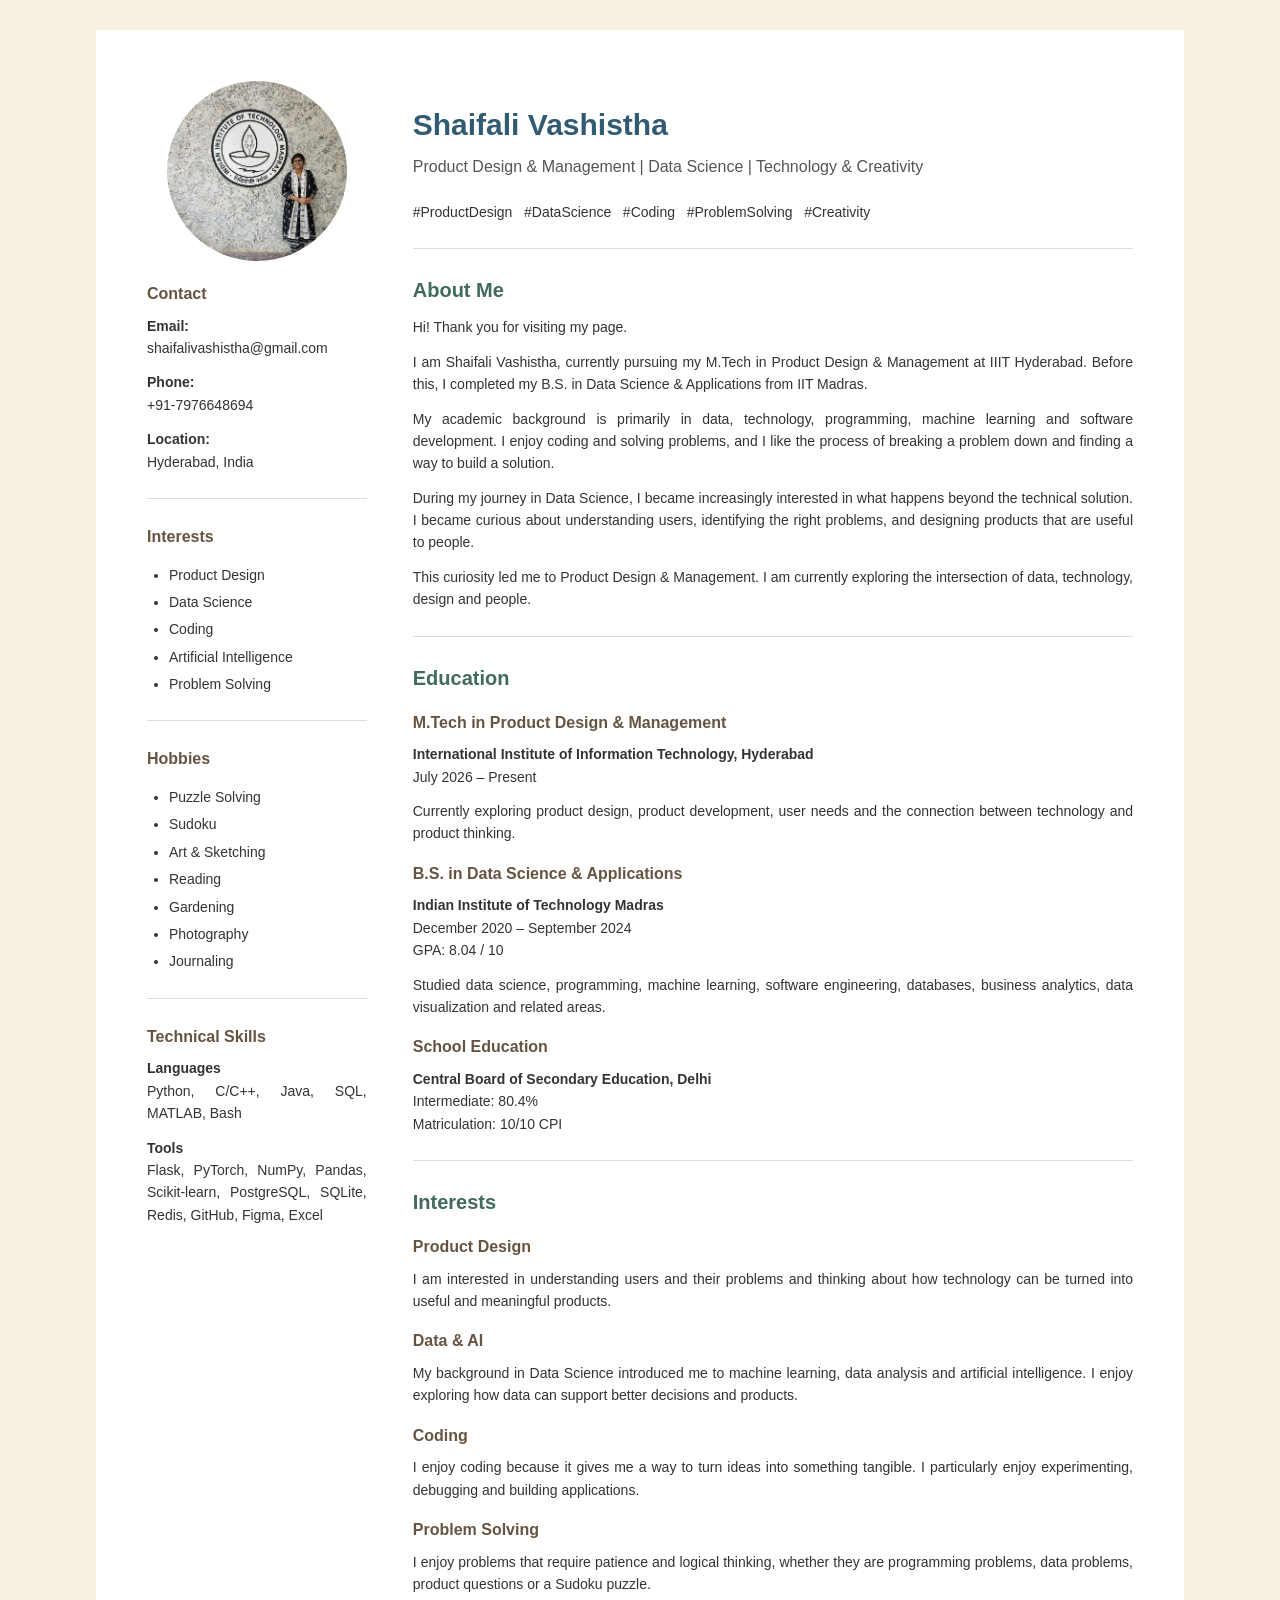
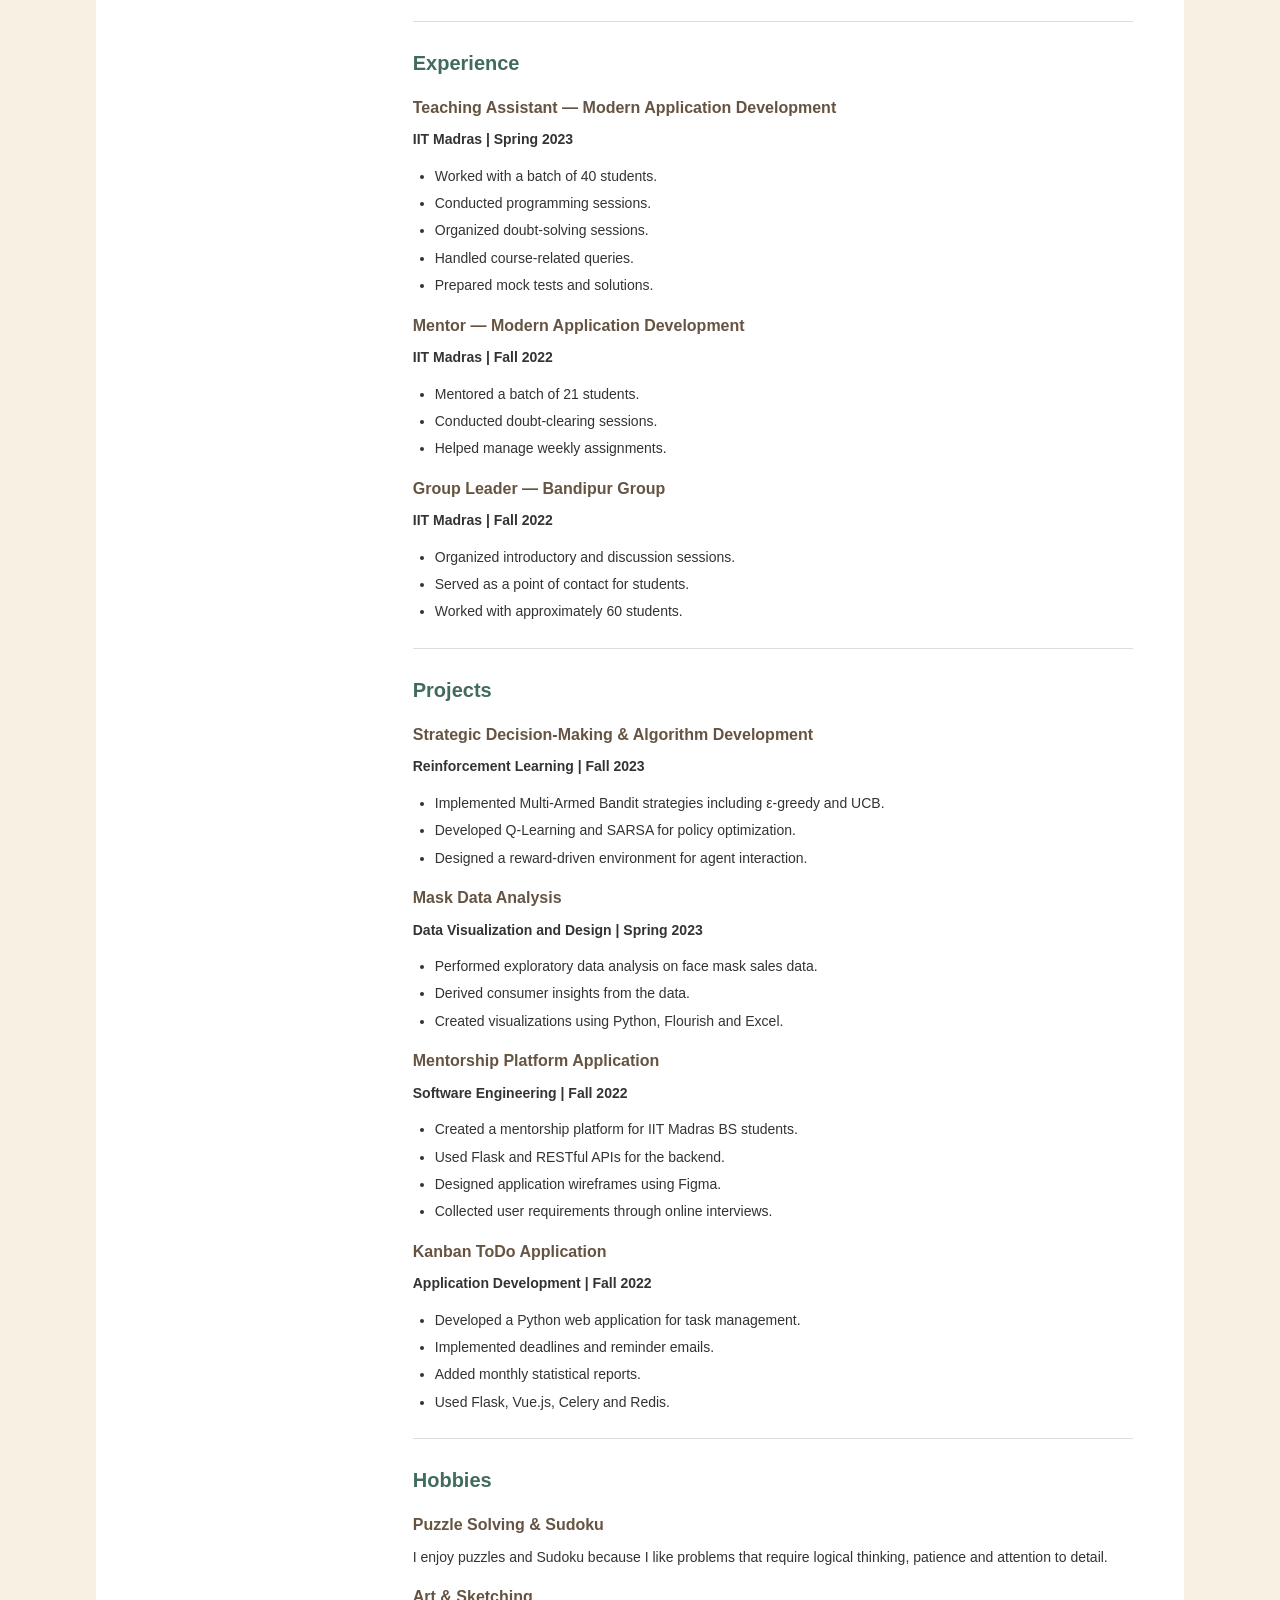
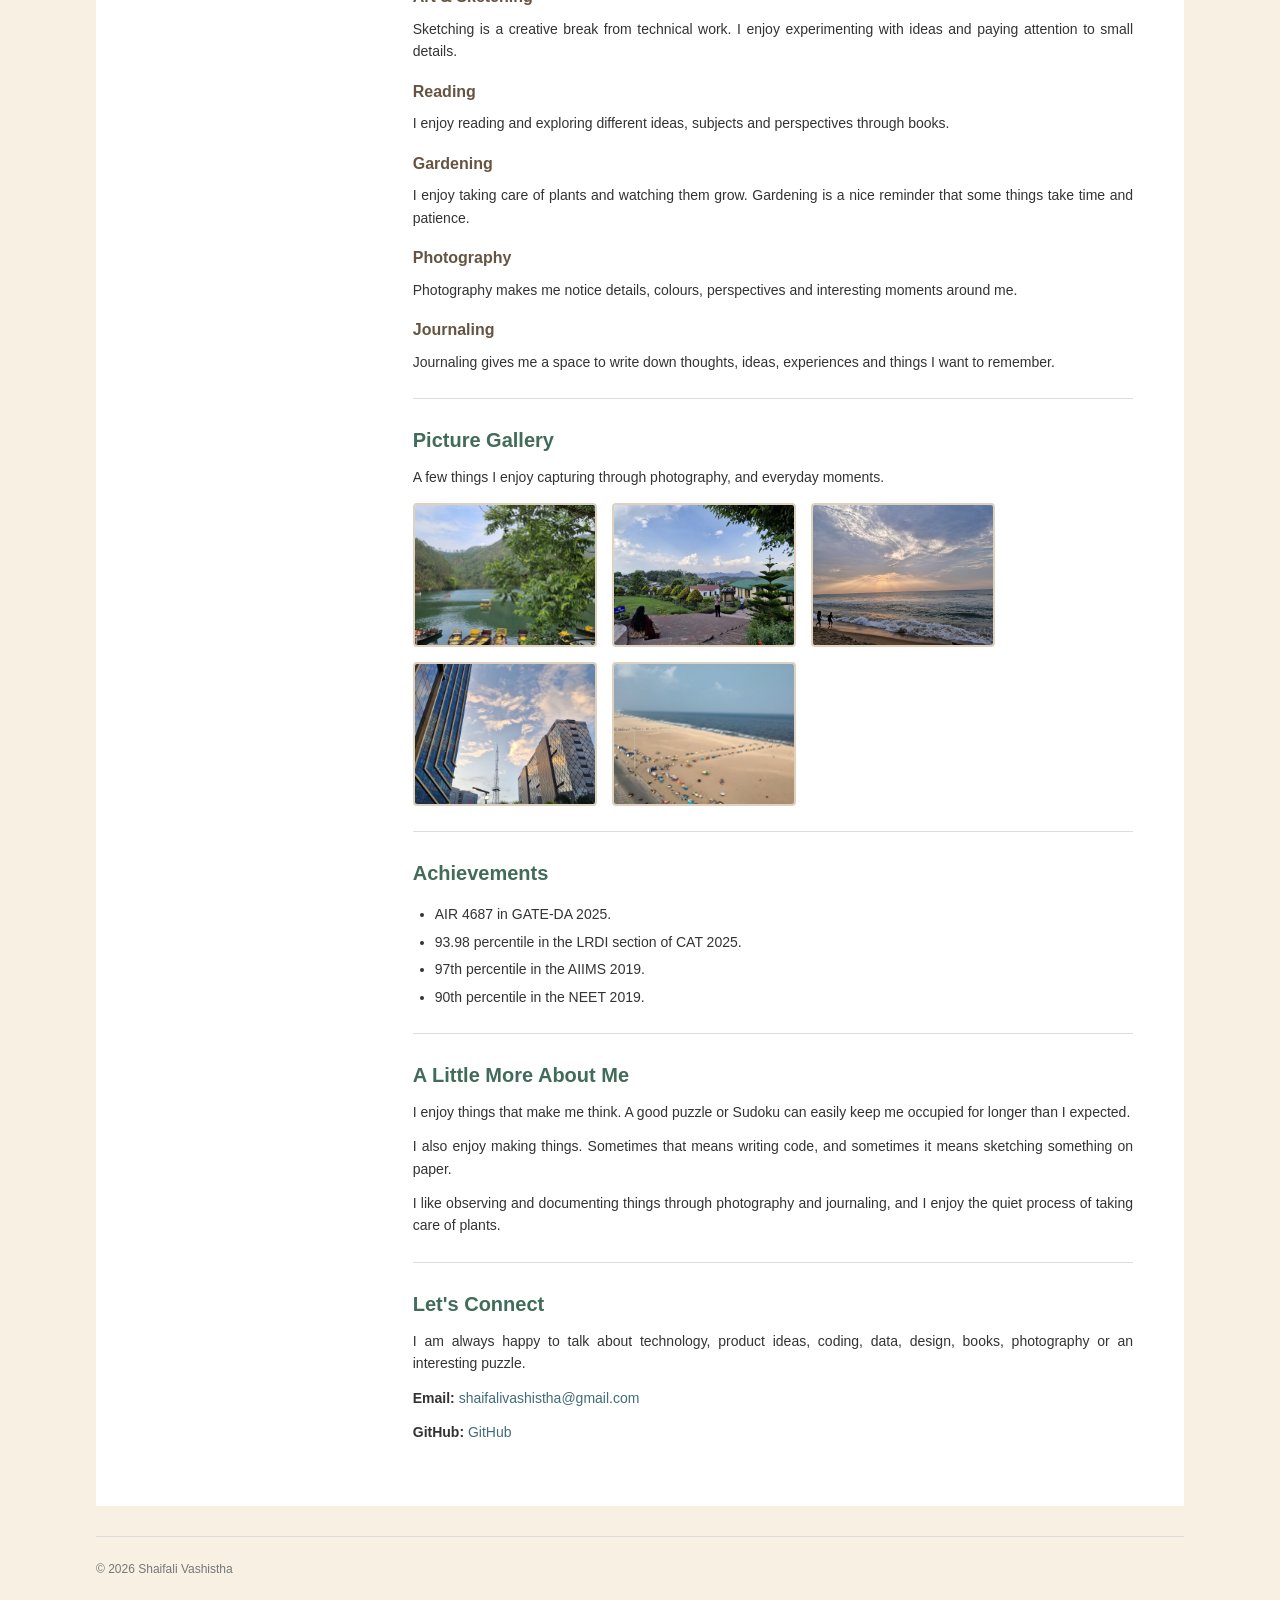
<file: index.html>
<!DOCTYPE html>
<html lang="en">

<head>
    <meta charset="UTF-8">
    <meta name="viewport" content="width=device-width, initial-scale=1.0">

    <title>Shaifali Vashistha</title>

    <link rel="stylesheet" href="style.css">
</head>

<body>

    <table class="main-table">

        <tr>

            <!-- LEFT COLUMN -->
            <td class="left-column">

                <img src="images/profile.jpeg" alt="Shaifali Vashistha" class="profile-photo">

                <h3>Contact</h3>

                <p>
                    <b>Email:</b><br>
                    shaifalivashistha@gmail.com
                </p>

                <p>
                    <b>Phone:</b><br>
                    +91-7976648694
                </p>

                <p>
                    <b>Location:</b><br>
                    Hyderabad, India
                </p>

                <hr>

                <h3>Interests</h3>

                <ul>
                    <li>Product Design</li>
                    <li>Data Science</li>
                    <li>Coding</li>
                    <li>Artificial Intelligence</li>
                    <li>Problem Solving</li>
                </ul>

                <hr>

                <h3>Hobbies</h3>

                <ul>
                    <li>Puzzle Solving</li>
                    <li>Sudoku</li>
                    <li>Art & Sketching</li>
                    <li>Reading</li>
                    <li>Gardening</li>
                    <li>Photography</li>
                    <li>Journaling</li>
                </ul>

                <hr>

                <h3>Technical Skills</h3>

                <p>
                    <b>Languages</b><br>
                    Python, C/C++, Java, SQL, MATLAB, Bash
                </p>

                <p>
                    <b>Tools</b><br>
                    Flask, PyTorch, NumPy, Pandas,
                    Scikit-learn, PostgreSQL, SQLite,
                    Redis, GitHub, Figma, Excel
                </p>

            </td>


            <td class="right-column">

                <h1>Shaifali Vashistha</h1>

                <h4>
                    Product Design & Management | Data Science | Technology & Creativity
                </h4>

                <p>
                    #ProductDesign &nbsp;
                    #DataScience &nbsp;
                    #Coding &nbsp;
                    #ProblemSolving &nbsp;
                    #Creativity
                </p>

                <hr>


                <h2>About Me</h2>

                <p>
                    Hi! Thank you for visiting my page.
                </p>

                <p>
                    I am Shaifali Vashistha, currently pursuing my
                    M.Tech in Product Design & Management at
                    IIIT Hyderabad. Before this, I completed my
                    B.S. in Data Science & Applications from
                    IIT Madras.
                </p>

                <p>
                    My academic background is primarily in data,
                    technology, programming, machine learning and
                    software development. I enjoy coding and solving
                    problems, and I like the process of breaking a
                    problem down and finding a way to build a solution.
                </p>

                <p>
                    During my journey in Data Science, I became
                    increasingly interested in what happens beyond
                    the technical solution. I became curious about
                    understanding users, identifying the right
                    problems, and designing products that are useful
                    to people.
                </p>

                <p>
                    This curiosity led me to Product Design &
                    Management. I am currently exploring the
                    intersection of data, technology, design and
                    people.
                </p>


                <hr>


                <h2>Education</h2>

                <h3>M.Tech in Product Design & Management</h3>

                <p>
                    <b>International Institute of Information Technology,
                        Hyderabad</b><br>
                    July 2026 – Present
                </p>

                <p>
                    Currently exploring product design, product
                    development, user needs and the connection between
                    technology and product thinking.
                </p>


                <h3>B.S. in Data Science & Applications</h3>

                <p>
                    <b>Indian Institute of Technology Madras</b><br>
                    December 2020 – September 2024<br>
                    GPA: 8.04 / 10
                </p>

                <p>
                    Studied data science, programming, machine learning,
                    software engineering, databases, business analytics,
                    data visualization and related areas.
                </p>


                <h3>School Education</h3>

                <p>
                    <b>Central Board of Secondary Education, Delhi</b><br>
                    Intermediate: 80.4%<br>
                    Matriculation: 10/10 CPI
                </p>


                <hr>


                <h2>Interests</h2>

                <h3>Product Design</h3>

                <p>
                    I am interested in understanding users and their
                    problems and thinking about how technology can be
                    turned into useful and meaningful products.
                </p>

                <h3>Data & AI</h3>

                <p>
                    My background in Data Science introduced me to
                    machine learning, data analysis and artificial
                    intelligence. I enjoy exploring how data can
                    support better decisions and products.
                </p>

                <h3>Coding</h3>

                <p>
                    I enjoy coding because it gives me a way to turn
                    ideas into something tangible. I particularly enjoy
                    experimenting, debugging and building applications.
                </p>

                <h3>Problem Solving</h3>

                <p>
                    I enjoy problems that require patience and logical
                    thinking, whether they are programming problems,
                    data problems, product questions or a Sudoku puzzle.
                </p>


                <hr>


                <h2>Experience</h2>

                <h3>Teaching Assistant — Modern Application Development</h3>

                <p>
                    <b>IIT Madras | Spring 2023</b>
                </p>

                <ul>
                    <li>Worked with a batch of 40 students.</li>
                    <li>Conducted programming sessions.</li>
                    <li>Organized doubt-solving sessions.</li>
                    <li>Handled course-related queries.</li>
                    <li>Prepared mock tests and solutions.</li>
                </ul>


                <h3>Mentor — Modern Application Development</h3>

                <p>
                    <b>IIT Madras | Fall 2022</b>
                </p>

                <ul>
                    <li>Mentored a batch of 21 students.</li>
                    <li>Conducted doubt-clearing sessions.</li>
                    <li>Helped manage weekly assignments.</li>
                </ul>


                <h3>Group Leader — Bandipur Group</h3>

                <p>
                    <b>IIT Madras | Fall 2022</b>
                </p>

                <ul>
                    <li>Organized introductory and discussion sessions.</li>
                    <li>Served as a point of contact for students.</li>
                    <li>Worked with approximately 60 students.</li>
                </ul>


                <hr>


                <h2>Projects</h2>

                <h3>Strategic Decision-Making & Algorithm Development</h3>

                <p>
                    <b>Reinforcement Learning | Fall 2023</b>
                </p>

                <ul>
                    <li>Implemented Multi-Armed Bandit strategies including ε-greedy and UCB.</li>
                    <li>Developed Q-Learning and SARSA for policy optimization.</li>
                    <li>Designed a reward-driven environment for agent interaction.</li>
                </ul>


                <h3>Mask Data Analysis</h3>

                <p>
                    <b>Data Visualization and Design | Spring 2023</b>
                </p>

                <ul>
                    <li>Performed exploratory data analysis on face mask sales data.</li>
                    <li>Derived consumer insights from the data.</li>
                    <li>Created visualizations using Python, Flourish and Excel.</li>
                </ul>


                <h3>Mentorship Platform Application</h3>

                <p>
                    <b>Software Engineering | Fall 2022</b>
                </p>

                <ul>
                    <li>Created a mentorship platform for IIT Madras BS students.</li>
                    <li>Used Flask and RESTful APIs for the backend.</li>
                    <li>Designed application wireframes using Figma.</li>
                    <li>Collected user requirements through online interviews.</li>
                </ul>


                <h3>Kanban ToDo Application</h3>

                <p>
                    <b>Application Development | Fall 2022</b>
                </p>

                <ul>
                    <li>Developed a Python web application for task management.</li>
                    <li>Implemented deadlines and reminder emails.</li>
                    <li>Added monthly statistical reports.</li>
                    <li>Used Flask, Vue.js, Celery and Redis.</li>
                </ul>


                <hr>


                <h2>Hobbies</h2>

                <h3>Puzzle Solving & Sudoku</h3>

                <p>
                    I enjoy puzzles and Sudoku because I like problems
                    that require logical thinking, patience and
                    attention to detail.
                </p>

                <h3>Art & Sketching</h3>

                <p>
                    Sketching is a creative break from technical work.
                    I enjoy experimenting with ideas and paying
                    attention to small details.
                </p>

                <h3>Reading</h3>

                <p>
                    I enjoy reading and exploring different ideas,
                    subjects and perspectives through books.
                </p>

                <h3>Gardening</h3>

                <p>
                    I enjoy taking care of plants and watching them
                    grow. Gardening is a nice reminder that some things
                    take time and patience.
                </p>

                <h3>Photography</h3>

                <p>
                    Photography makes me notice details, colours,
                    perspectives and interesting moments around me.
                </p>

                <h3>Journaling</h3>

                <p>
                    Journaling gives me a space to write down thoughts,
                    ideas, experiences and things I want to remember.
                </p>


                <hr>


                <h2>Picture Gallery</h2>

                <p>
                    A few things I enjoy capturing through photography, and everyday moments.
                </p>

                <div class="gallery">

                    <img src="images/photo1.jpeg" alt="Photography">

                    <img src="images/photo2.jpeg" alt="Photography">

                    <img src="images/photo3.jpeg" alt="Photography">

                    <img src="images/photo4.jpeg" alt="Photography">

                    <img src="images/photo5.jpeg" alt="Photography">

                </div>


                <hr>


                <!-- ACHIEVEMENTS -->
                <h2>Achievements</h2>

                <ul>
                    <li>AIR 4687 in GATE-DA 2025.</li>
                    <li>93.98 percentile in the LRDI section of CAT 2025.</li>
                    <li>97th percentile in the AIIMS 2019.</li>
                    <li>90th percentile in the NEET 2019.</li>
                </ul>


                <hr>



                <h2>A Little More About Me</h2>

                <p>
                    I enjoy things that make me think. A good puzzle
                    or Sudoku can easily keep me occupied for longer
                    than I expected.
                </p>

                <p>
                    I also enjoy making things. Sometimes that means
                    writing code, and sometimes it means sketching
                    something on paper.
                </p>

                <p>
                    I like observing and documenting things through
                    photography and journaling, and I enjoy the quiet
                    process of taking care of plants.
                </p>


                <hr>



                <h2>Let's Connect</h2>

                <p>
                    I am always happy to talk about technology,
                    product ideas, coding, data, design, books,
                    photography or an interesting puzzle.
                </p>

                <p>
                    <b>Email:</b>
                    <a href="mailto:shaifalivashistha@gmail.com">
                        shaifalivashistha@gmail.com
                    </a>
                </p>

                <p>
                    <b>GitHub:</b>
                    <a href="https://github.com/shaifalivashistha" target="_blank">
                        GitHub
                    </a>
                </p>

            </td>

        </tr>

    </table>


    <footer>
        <p>© 2026 Shaifali Vashistha</p>
    </footer>

</body>

</html>
</file>
<file: style.css>
body {
  margin: 0;
  padding: 0;

  background-color: #f7f0e3;
  color: #333333;

  font-family: Arial, Helvetica, sans-serif;
  font-size: 14px;
  line-height: 1.6;
}




.main-table {
  width: 85%;
  max-width: 1100px;

  margin: 30px auto;

  padding: 25px;

  background-color: white;

  border-collapse: separate;
  border-spacing: 25px;
}




.left-column {
  width: 25%;

  vertical-align: top;

  padding-right: 20px;
}




.right-column {
  width: 75%;

  vertical-align: top;
}




.profile-photo {
  width: 180px;
  height: 180px;

  object-fit: cover;

  border-radius: 50%;

  display: block;
  margin: 0 auto 20px auto;
}



h1 {
  font-size: 30px;
  margin-bottom: 5px;
  color: #315b72;
}

h2 {
  font-size: 20px;
  color: #416b5a;
  margin-top: 20px;
  margin-bottom: 10px;
}

h3 {
  font-size: 16px;
  color: #665442;
  margin-bottom: 4px;
}





h4 {
  font-size: 16px;
  font-weight: normal;

  margin-top: 0;

  color: #555555;
}














p {
  text-align: justify;

  margin-top: 8px;
  margin-bottom: 12px;
}




ul {
  padding-left: 22px;
}

li {
  margin-bottom: 5px;
}




hr {
  border: 0;

  border-top: 1px solid #dddddd;

  margin: 25px 0;
}




a {
  color: #416b7a;
  text-decoration: none;
}

a:hover {
  color: #a05a3a;
  text-decoration: underline;
}




.gallery {
  display: flex;

  flex-wrap: wrap;

  gap: 15px;

  margin-top: 15px;
}

.gallery img {
  width: 180px;
  height: 140px;

  object-fit: cover;

  border: 2px solid #ded2bf;
  border-radius: 4px;
}

.gallery img:hover {
  opacity: 0.85;
}




footer {
  width: 85%;

  max-width: 1100px;

  margin: 30px auto;

  padding-top: 15px;

  border-top: 1px solid #dddddd;

  text-align: center;

  color: #777777;

  font-size: 12px;
}




@media screen and (max-width: 700px) {

  .main-table {
    width: 92%;

    border-spacing: 10px;
  }

  .main-table,
  .main-table tr,
  .main-table td {
    display: block;
    width: auto;
  }

  .left-column {
    padding-right: 0;

    border-bottom: 1px solid #dddddd;

    padding-bottom: 20px;
  }

  .right-column {
    padding-top: 10px;
  }

  h1 {
    font-size: 26px;
  }

  .gallery img {
    width: 45%;
    height: 120px;
  }

}
</file>
